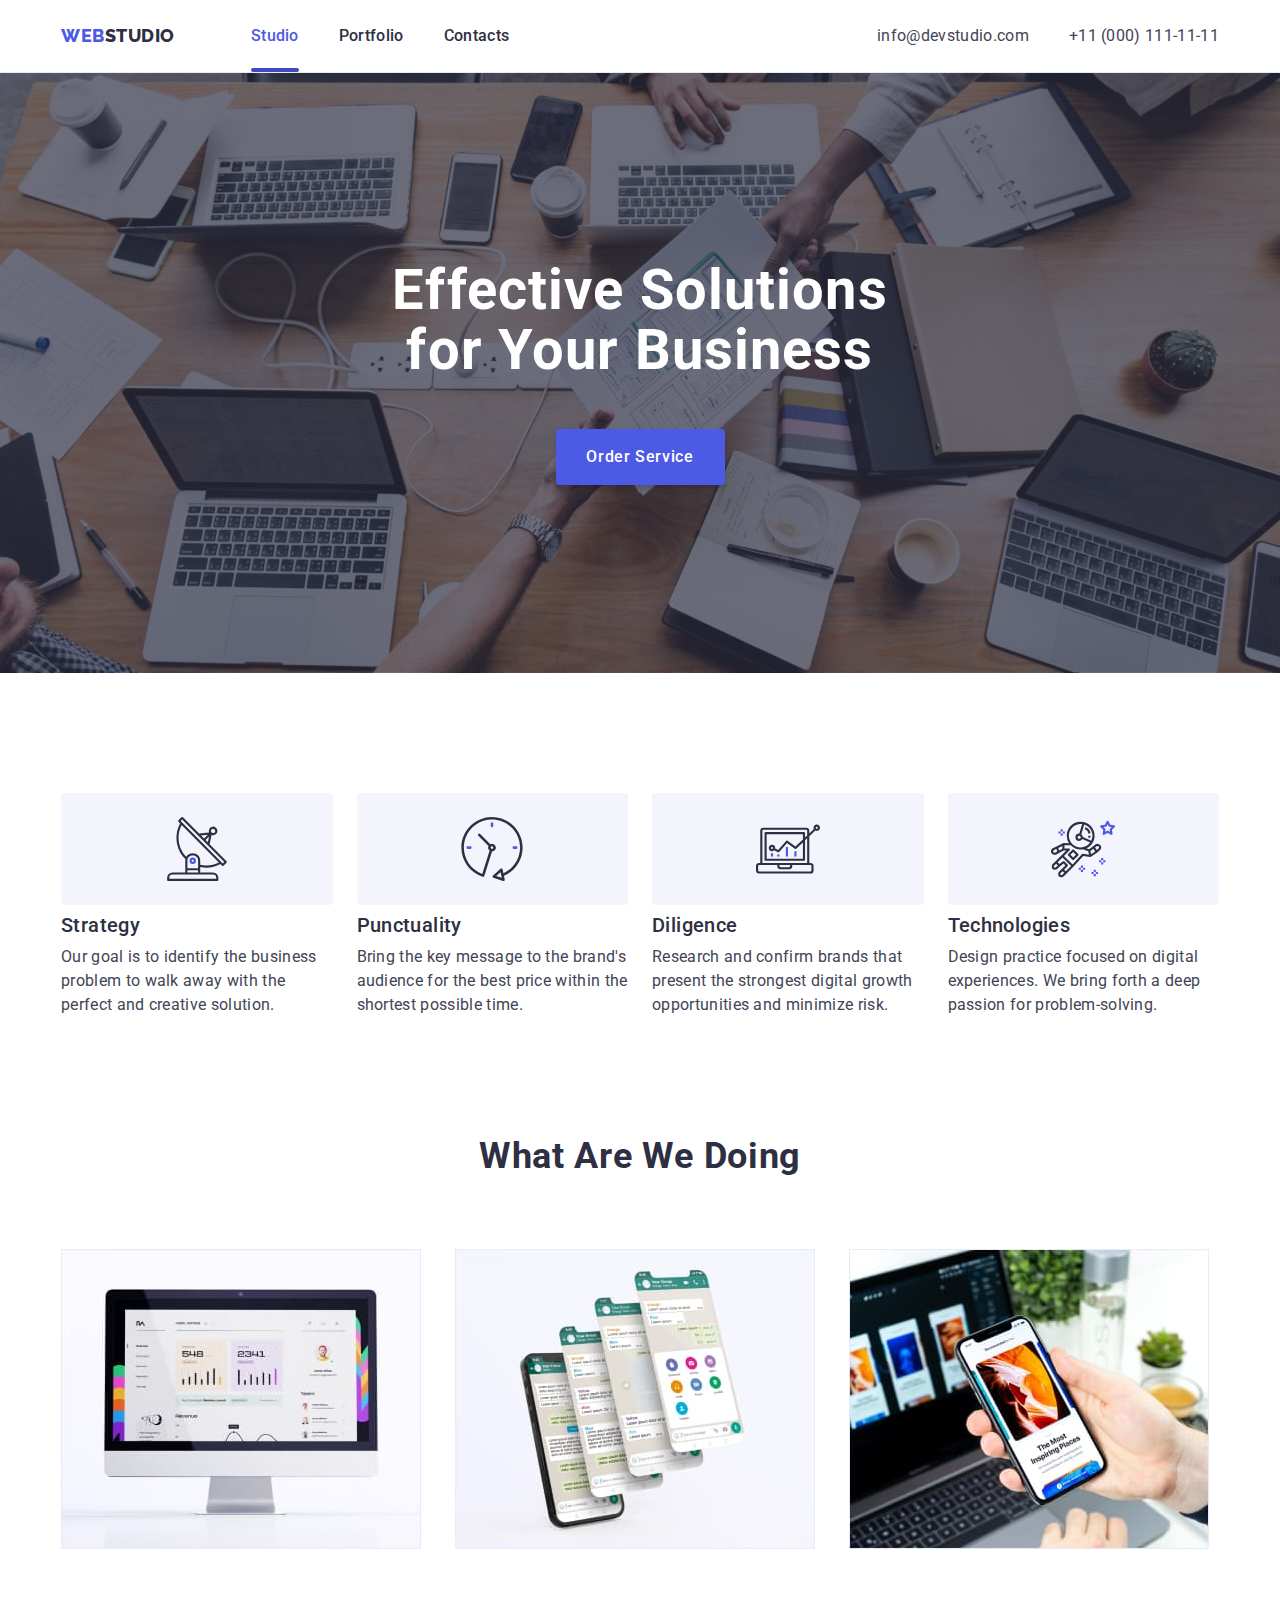
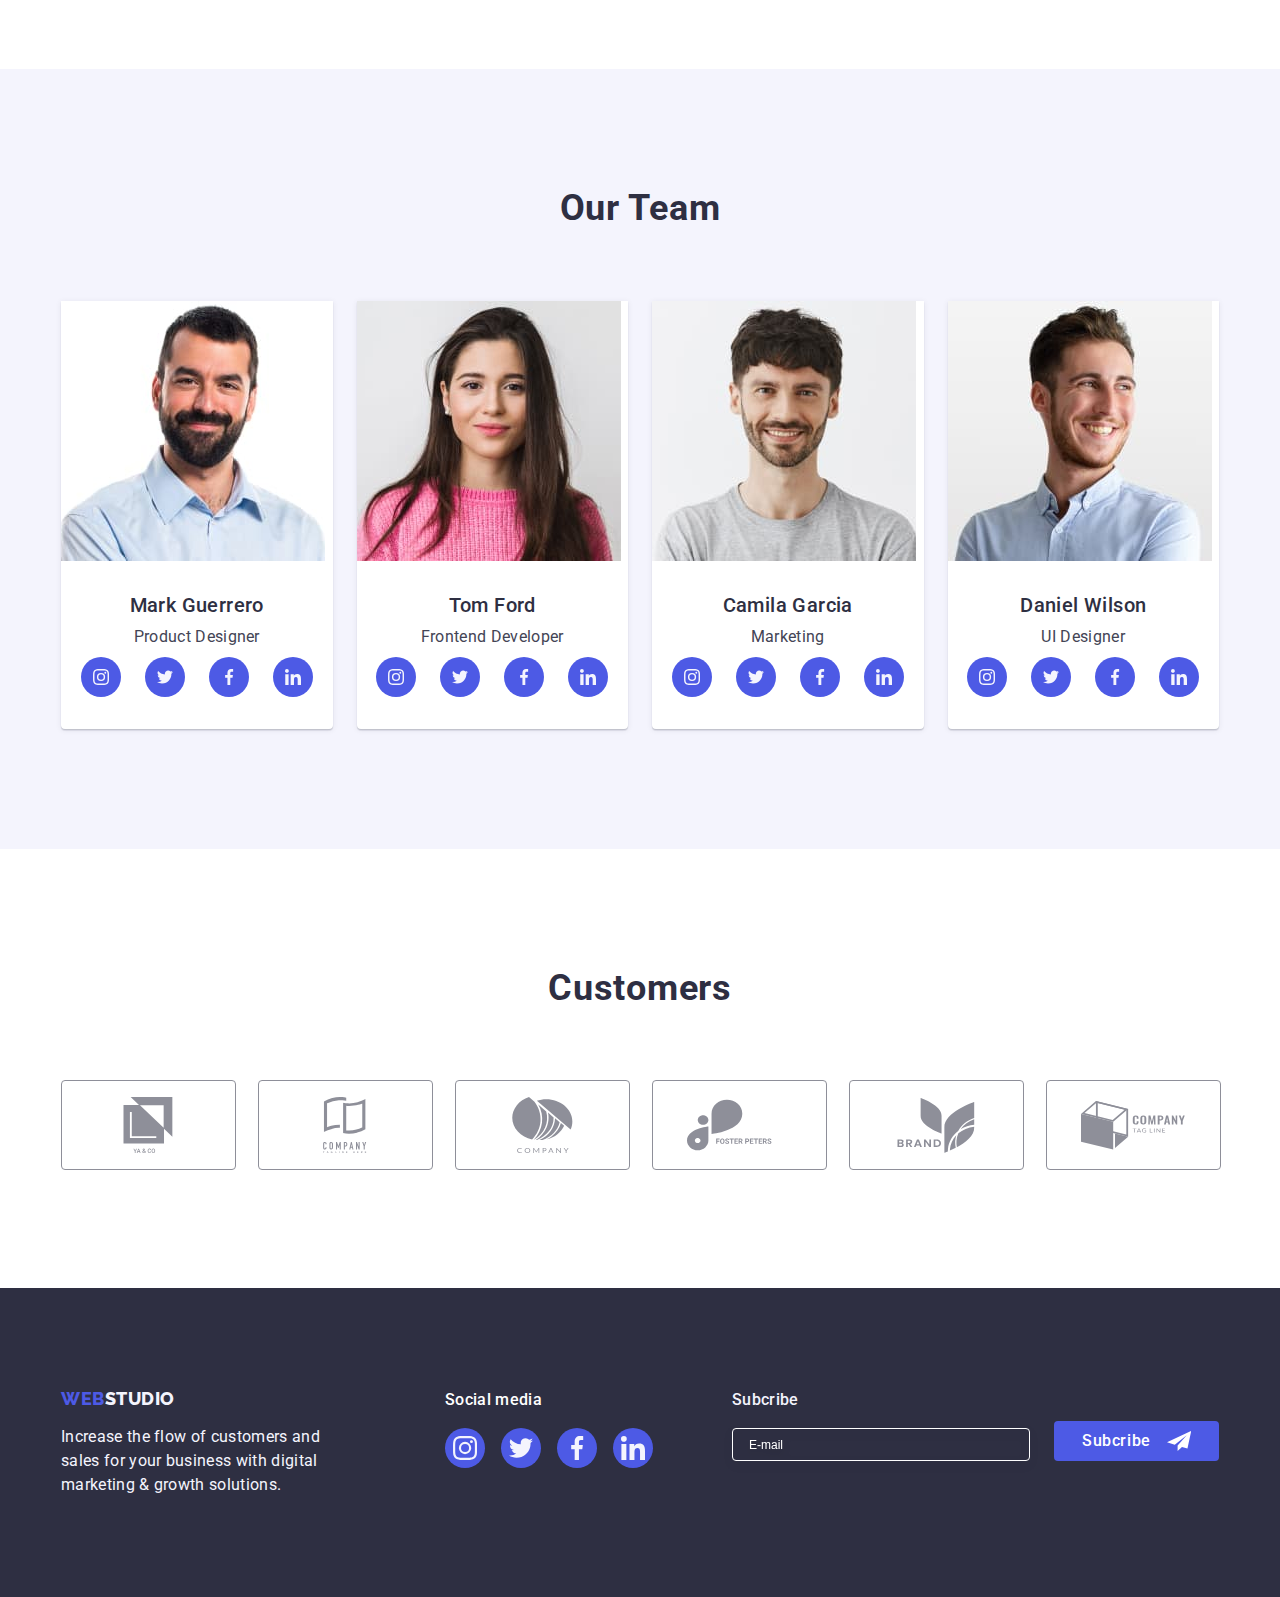
<file: index.html>
<!DOCTYPE html>
<html lang="en">
  <head>
    <meta charset="UTF-8" />
    <meta http-equiv="X-UA-Compatible" content="IE=edge" />
    <meta name="viewport" content="width=device-width, initial-scale=1.0" />
    <link rel="preconnect" href="https://fonts.googleapis.com" />
    <link rel="preconnect" href="https://fonts.gstatic.com" crossorigin />
    <link
      href="https://fonts.googleapis.com/css2?family=Raleway:ital,wght@0,800;1,800&family=Roboto:ital,wght@0,400;0,500;0,700;0,900;1,400;1,500;1,700;1,900&display=swap"
      rel="stylesheet"
    />
    <link
      rel="stylesheet"
      href="https://cdnjs.cloudflare.com/ajax/libs/modern-normalize/1.1.0/modern-normalize.min.css"
      integrity="sha512-wpPYUAdjBVSE4KJnH1VR1HeZfpl1ub8YT/NKx4PuQ5NmX2tKuGu6U/JRp5y+Y8XG2tV+wKQpNHVUX03MfMFn9Q=="
      crossorigin="anonymous"
      referrerpolicy="no-referrer"
    />
    <link rel="stylesheet" href="./css/styles.css" />
    <title>Studio</title>
  </head>
  <body>
    <header class="site-header">
      <div class="container">
        <nav class="header-navigation">
          <a class="logo header link" href="./index.html"
            >Web<span class="header-span">Studio</span></a
          >
          <ul class="menu list">
            <li class="menu-item">
              <a class="navigation link current" href="./index.html">Studio</a>
            </li>
            <li class="menu-item">
              <a class="navigation link" href="./portfolio.html">Portfolio</a>
            </li>
            <li class="menu-item">
              <a class="navigation link" href="#">Contacts</a>
            </li>
          </ul>
        </nav>
        <address class="address">
          <ul class="contacts list">
            <li class="contact-item">
              <a class="contact link" href="mailto:info@devstudio.com">info@devstudio.com</a>
            </li>
            <li class="contact-item">
              <a class="contact link" href="tel:+110001111111">+11 (000) 111-11-11</a>
            </li>
          </ul>
        </address>
      </div>
    </header>
    <main>
      <section class="order section">
        <div class="container">
          <h1 class="order-title">Effective Solutions for Your Business</h1>
          <button class="order-button" type="button" data-modal-open>Order Service</button>
        </div>
        <div class="modal is-hidden" data-modal>
          <div class="modal-window">
            <p class="modal-window-title">Leave your contacts and we will call you back</p>
            <form action="javascript:void(0);" class="order-form">
              <label class="order-name label">
                Name
                <input type="text" name="name" class="order-input-name input" autofocus />
                <span class="icon-name span-modal"
                  ><svg class="icon-modal" width="12" height="12">
                    <use href="./images/icons.svg#persona"></use></svg></span
              ></label>
              <label class="oreder-phone label">
                Phone
                <input type="tel" name="phone_number" class="order-input-phone input" /><span
                  class="icon-phone span-modal"
                  ><svg class="icon-modal" width="12" height="12">
                    <use href="./images/icons.svg#phone"></use></svg></span
              ></label>
              <label class="order-mail label">
                Email
                <input type="email" name="email" class="order-input-email input" /><span
                  class="icon-mail span-modal"
                  ><svg class="icon-modal" width="12" height="12">
                    <use href="./images/icons.svg#email"></use></svg></span
              ></label>
              <label class="order-comment label">
                Comment
                <textarea
                  name="comment"
                  class="order-input-comment input"
                  rows="6"
                  placeholder="Text input"
                ></textarea>
              </label>
              <label class="order-check">
                <input
                  type="checkbox"
                  name="accept"
                  value="done"
                  class="order-input-accept visually-hidden"
                />
                <span class="icon-check"></span>
                I accept the terms and conditions of the &nbsp;<a href="#">Privacy Policy</a>
              </label>
              <button type="submit" class="order-form-btn">Send</button>
            </form>
            <button class="modal-window-btn" type="button" data-modal-close>
              <svg class="order-close" width="8" height="8">
                <use href="./images/icons.svg#close"></use>
              </svg>
            </button>
          </div>
        </div>
      </section>
      <section class="our-feautures section">
        <div class="container">
          <h2 class="visually-hidden">Features</h2>
          <ul class="features list">
            <li class="feature">
              <div class="icon-background">
                <svg class="feature-icon" width="64" height="64">
                  <use href="./images/icons.svg#antenna"></use>
                </svg>
              </div>
              <h3 class="feature-title">Strategy</h3>
              <p class="feature-text">
                Our goal is to identify the business problem to walk away with the perfect and
                creative solution.
              </p>
            </li>
            <li class="feature">
              <div class="icon-background">
                <svg class="feature-icon" width="64" height="64">
                  <use href="./images/icons.svg#clock"></use>
                </svg>
              </div>
              <h3 class="feature-title">Punctuality</h3>
              <p class="feature-text">
                Bring the key message to the brand's audience for the best price within the shortest
                possible time.
              </p>
            </li>
            <li class="feature">
              <div class="icon-background">
                <svg class="feature-icon" width="64" height="64">
                  <use href="./images/icons.svg#diagram"></use>
                </svg>
              </div>
              <h3 class="feature-title">Diligence</h3>
              <p class="feature-text">
                Research and confirm brands that present the strongest digital growth opportunities
                and minimize risk.
              </p>
            </li>
            <li class="feature">
              <div class="icon-background">
                <svg class="feature-icon" width="64" height="64">
                  <use href="./images/icons.svg#astronaut"></use>
                </svg>
              </div>
              <h3 class="feature-title">Technologies</h3>
              <p class="feature-text">
                Design practice focused on digital experiences. We bring forth a deep passion for
                problem-solving.
              </p>
            </li>
          </ul>
        </div>
      </section>
      <section class="our-job section">
        <div class="container">
          <h2 class="our-job-title">What are we doing</h2>
          <ul class="jobs list">
            <li class="job">
              <img
                src="./images/job1.jpg"
                alt="monoblock on which the site is open"
                class="job-img"
                width="360"
              />
            </li>
            <li class="job">
              <img
                src="./images/job2.jpg"
                alt="messenger on smartphone"
                class="job-img"
                width="360"
              />
            </li>
            <li class="job">
              <img
                src="./images/job3.jpg"
                alt="Laptop and smartphone in hand"
                class="job-img"
                width="360"
              />
            </li>
          </ul>
        </div>
      </section>
      <section class="our-team section">
        <div class="container">
          <h2 class="our-team-title">Our Team</h2>
          <ul class="all-team list">
            <li class="team-member">
              <img
                src="./images/team1.jpg"
                alt="smiling man in a blue shirt"
                class="team-member-photo"
                width="264"
              />
              <div class="text-container">
                <h3 class="team-member-vacation">Mark Guerrero</h3>
                <p class="team-member-name">Product Designer</p>
                <ul class="team-member-social list">
                  <li class="team-member-social-item">
                    <a href="https://instagram.com" class="team-member-social-link link">
                      <svg class="social-link-icon" width="16" height="16">
                        <use href="./images/icons.svg#instagram"></use>
                      </svg>
                    </a>
                  </li>
                  <li class="team-member-social-item">
                    <a href="https://twitter.com" class="team-member-social-link link">
                      <svg class="social-link-icon" width="16" height="16">
                        <use href="./images/icons.svg#twitter"></use>
                      </svg>
                    </a>
                  </li>
                  <li class="team-member-social-item">
                    <a href="https://facebook.com" class="team-member-social-link link">
                      <svg class="social-link-icon" width="16" height="16">
                        <use href="./images/icons.svg#facebook"></use>
                      </svg>
                    </a>
                  </li>
                  <li class="team-member-social-item">
                    <a href="https://linkedin.com" class="team-member-social-link link">
                      <svg class="social-link-icon" width="16" height="16">
                        <use href="./images/icons.svg#linkedin"></use>
                      </svg>
                    </a>
                  </li>
                </ul>
              </div>
            </li>
            <li class="team-member">
              <img
                src="./images/team2.jpg"
                alt="girl with dark long hair in a pink sweater"
                class="team-member-photo"
                width="264"
              />
              <div class="text-container">
                <h3 class="team-member-vacation">Tom Ford</h3>
                <p class="team-member-name">Frontend Developer</p>
                <ul class="team-member-social list">
                  <li class="team-member-social-item">
                    <a href="https://instagram.com" class="team-member-social-link link">
                      <svg class="social-link-icon" width="16" height="16">
                        <use href="./images/icons.svg#instagram"></use>
                      </svg>
                    </a>
                  </li>
                  <li class="team-member-social-item">
                    <a href="https://twitter.com" class="team-member-social-link link">
                      <svg class="social-link-icon" width="16" height="16">
                        <use href="./images/icons.svg#twitter"></use>
                      </svg>
                    </a>
                  </li>
                  <li class="team-member-social-item">
                    <a href="https://facebook.com" class="team-member-social-link link">
                      <svg class="social-link-icon" width="16" height="16">
                        <use href="./images/icons.svg#facebook"></use>
                      </svg>
                    </a>
                  </li>
                  <li class="team-member-social-item">
                    <a href="https://linkedin.com" class="team-member-social-link link">
                      <svg class="social-link-icon" width="16" height="16">
                        <use href="./images/icons.svg#linkedin"></use>
                      </svg>
                    </a>
                  </li>
                </ul>
              </div>
            </li>
            <li class="team-member">
              <img
                src="./images/team3.jpg"
                alt="A man with dark hair and a gray T-shirt"
                class="team-member-photo"
                width="264"
              />
              <div class="text-container">
                <h3 class="team-member-vacation">Camila Garcia</h3>
                <p class="team-member-name">Marketing</p>
                <ul class="team-member-social list">
                  <li class="team-member-social-item">
                    <a href="https://instagram.com" class="team-member-social-link link">
                      <svg class="social-link-icon" width="16" height="16">
                        <use href="./images/icons.svg#instagram"></use>
                      </svg>
                    </a>
                  </li>
                  <li class="team-member-social-item">
                    <a href="https://twitter.com" class="team-member-social-link link">
                      <svg class="social-link-icon" width="16" height="16">
                        <use href="./images/icons.svg#twitter"></use>
                      </svg>
                    </a>
                  </li>
                  <li class="team-member-social-item">
                    <a href="https://facebook.com" class="team-member-social-link link">
                      <svg class="social-link-icon" width="16" height="16">
                        <use href="./images/icons.svg#facebook"></use>
                      </svg>
                    </a>
                  </li>
                  <li class="team-member-social-item">
                    <a href="https://linkedin.com" class="team-member-social-link link">
                      <svg class="social-link-icon" width="16" height="16">
                        <use href="./images/icons.svg#linkedin"></use>
                      </svg>
                    </a>
                  </li>
                </ul>
              </div>
            </li>
            <li class="team-member">
              <img
                src="./images/team4.jpg"
                alt="A man with dark hair and a beard in a blue shirt"
                class="team-member-photo"
                width="264"
              />
              <div class="text-container">
                <h3 class="team-member-vacation">Daniel Wilson</h3>
                <p class="team-member-name">UI Designer</p>
                <ul class="team-member-social list">
                  <li class="team-member-social-item">
                    <a href="https://instagram.com" class="team-member-social-link link">
                      <svg class="social-link-icon" width="16" height="16">
                        <use href="./images/icons.svg#instagram"></use>
                      </svg>
                    </a>
                  </li>
                  <li class="team-member-social-item">
                    <a href="https://twitter.com" class="team-member-social-link link">
                      <svg class="social-link-icon" width="16" height="16">
                        <use href="./images/icons.svg#twitter"></use>
                      </svg>
                    </a>
                  </li>
                  <li class="team-member-social-item">
                    <a href="https://facebook.com" class="team-member-social-link link">
                      <svg class="social-link-icon" width="16" height="16">
                        <use href="./images/icons.svg#facebook"></use>
                      </svg>
                    </a>
                  </li>
                  <li class="team-member-social-item">
                    <a href="https://linkedin.com" class="team-member-social-link link">
                      <svg class="social-link-icon" width="16" height="16">
                        <use href="./images/icons.svg#linkedin"></use>
                      </svg>
                    </a>
                  </li>
                </ul>
              </div>
            </li>
          </ul>
        </div>
      </section>
      <section class="customers section">
        <div class="container">
          <h2 class="customers-title">Customers</h2>
          <ul class="customers-list list">
            <li class="customers-item">
              <a href="" class="customers-link link">
                <svg class="customers-icon" width="104" height="56">
                  <use href="./images/icons.svg#company1"></use>
                </svg>
              </a>
            </li>
            <li class="customers-item">
              <a href="" class="customers-link link">
                <svg class="customers-icon" width="104" height="56">
                  <use href="./images/icons.svg#company2"></use>
                </svg>
              </a>
            </li>
            <li class="customers-item">
              <a href="" class="customers-link link">
                <svg class="customers-icon" width="104" height="56">
                  <use href="./images/icons.svg#company3"></use>
                </svg>
              </a>
            </li>
            <li class="customers-item">
              <a href="" class="customers-link link">
                <svg class="customers-icon" width="104" height="56">
                  <use href="./images/icons.svg#company4"></use>
                </svg>
              </a>
            </li>
            <li class="customers-item">
              <a href="" class="customers-link link">
                <svg class="customers-icon" width="104" height="56">
                  <use href="./images/icons.svg#company5"></use>
                </svg>
              </a>
            </li>
            <li class="customers-item">
              <a href="" class="customers-link link">
                <svg class="customers-icon" width="104" height="56">
                  <use href="./images/icons.svg#company6"></use>
                </svg>
              </a>
            </li>
          </ul>
        </div>
      </section>
    </main>
    <footer class="site-footer">
      <div class="container footer-content">
        <div class="logo-container">
          <a class="logo footer link" href="./index.html"
            >Web<span class="footer-span">Studio</span></a
          >
          <p class="footer-text">
            Increase the flow of customers and sales for your business with digital marketing &
            growth solutions.
          </p>
        </div>
        <div class="social-container">
          <p class="social-text">Social media</p>
          <ul class="social-footer list">
            <li class="social-footer-item">
              <a href="https://instagram.com" class="social-footer-link link">
                <svg class="social-footer-icon" width="24" height="24">
                  <use href="./images/icons.svg#instagram"></use>
                </svg>
              </a>
            </li>
            <li class="social-footer-item">
              <a href="https://twitter.com" class="social-footer-link link">
                <svg class="social-footer-icon" width="24" height="24">
                  <use href="./images/icons.svg#twitter"></use>
                </svg>
              </a>
            </li>
            <li class="social-footer-item">
              <a href="https://facebook.com" class="social-footer-link link">
                <svg class="social-footer-icon" width="24" height="24">
                  <use href="./images/icons.svg#facebook"></use>
                </svg>
              </a>
            </li>
            <li class="social-footer-item">
              <a href="https://linkedin.com" class="social-footer-link link">
                <svg class="social-footer-icon" width="24" height="24">
                  <use href="./images/icons.svg#linkedin"></use>
                </svg>
              </a>
            </li>
          </ul>
        </div>
        <form action="javascript:void(0);" class="footer-send-form">
          <label class="footer-send">
            <p class="footer-send-text">Subcribe</p>
            <input type="email" name="email" placeholder="E-mail" class="footer-input-email" />
          </label>
          <button type="submit" class="footer-send-btn">
            Subcribe
            <svg class="footer-send-icon" width="24" height="24">
              <use href="./images/icons.svg#send"></use>
            </svg>
          </button>
        </form>
      </div>
    </footer>
    <script src="./js/modal.js"></script>
  </body>
</html>
</file>
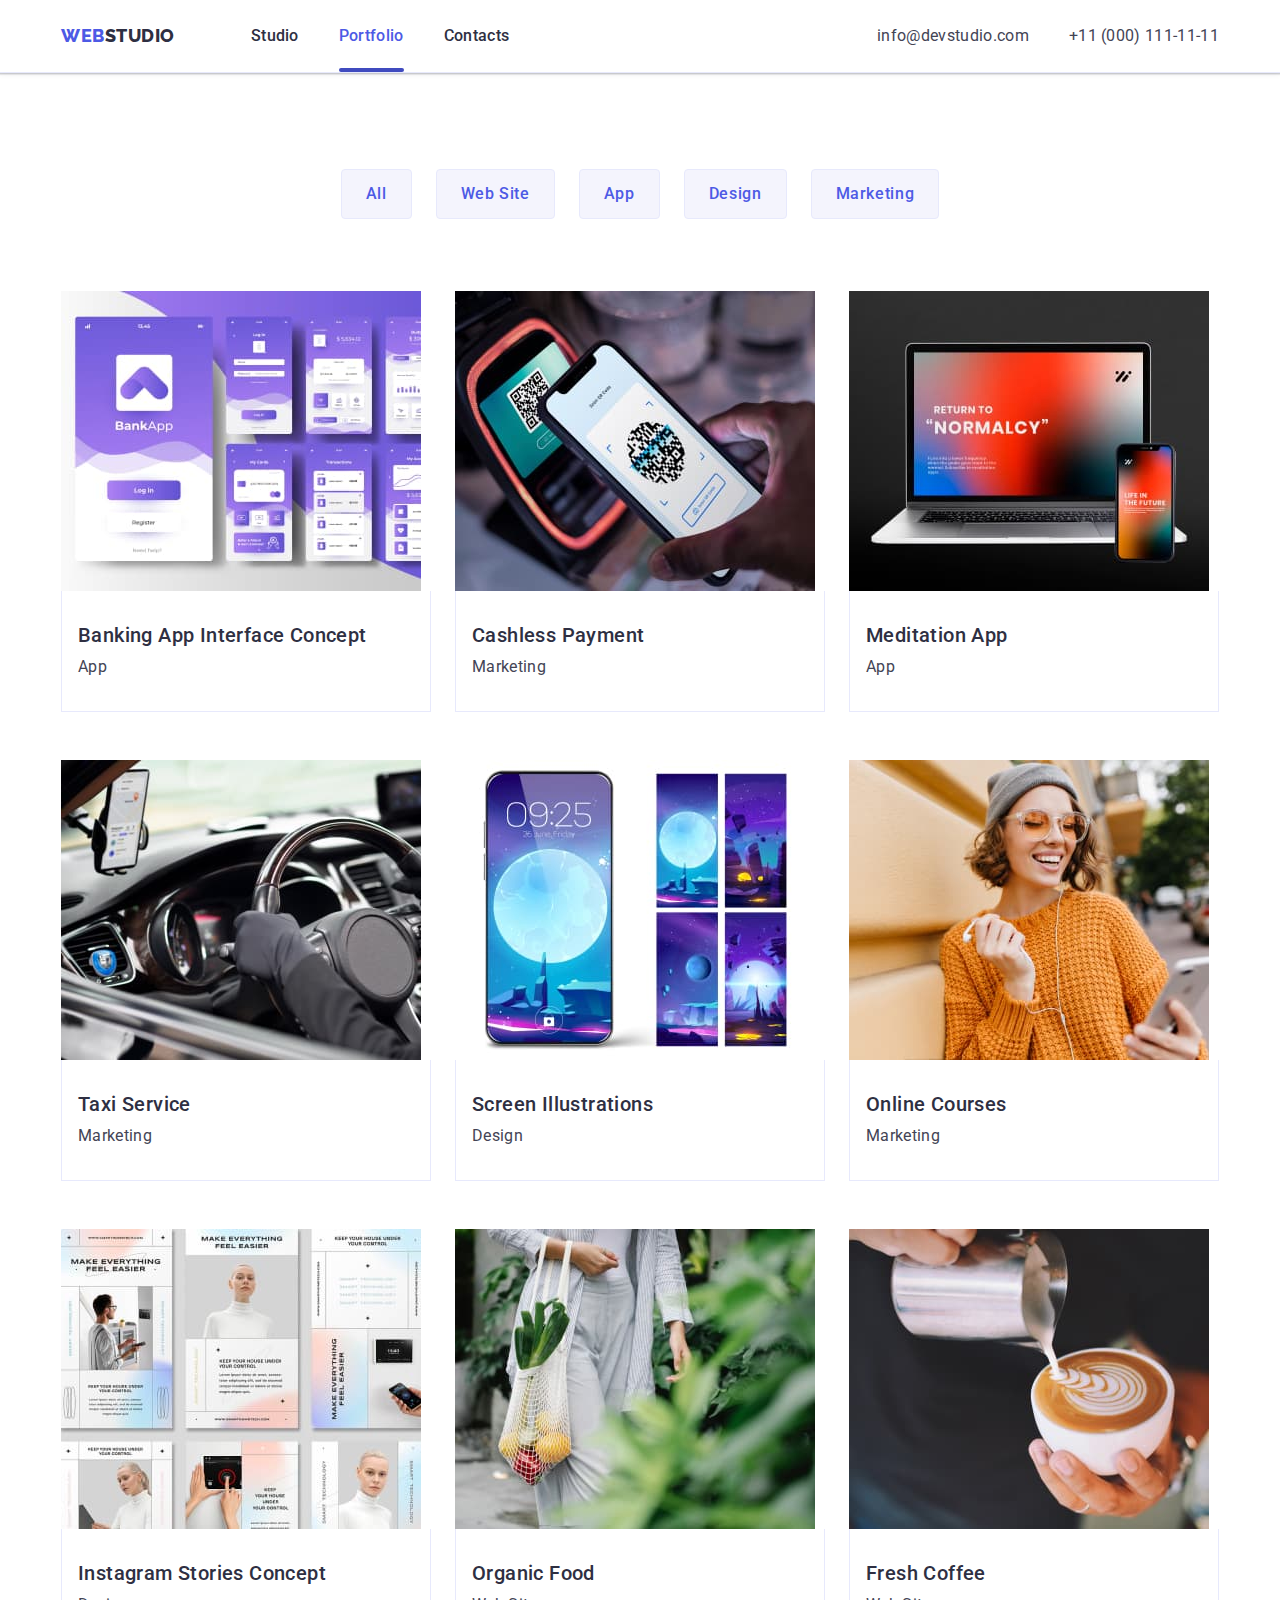
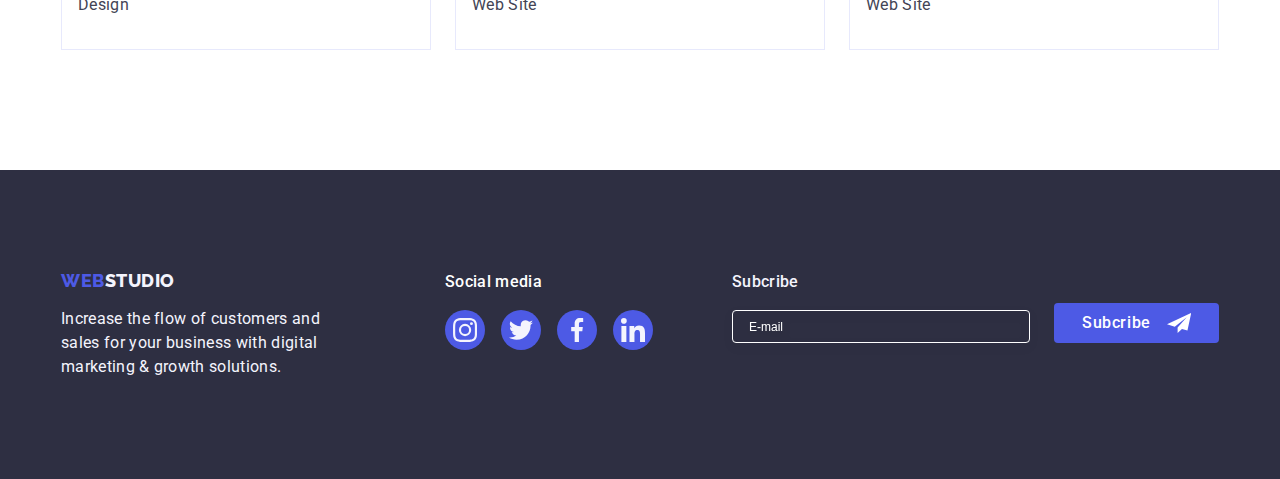
<file: portfolio.html>
<!DOCTYPE html>
<html lang="en">
  <head>
    <meta charset="UTF-8" />
    <meta http-equiv="X-UA-Compatible" content="IE=edge" />
    <meta name="viewport" content="width=device-width, initial-scale=1.0" />
    <link rel="preconnect" href="https://fonts.googleapis.com" />
    <link rel="preconnect" href="https://fonts.gstatic.com" crossorigin />
    <link
      href="https://fonts.googleapis.com/css2?family=Raleway:ital,wght@0,800;1,800&family=Roboto:ital,wght@0,400;0,500;0,700;0,900;1,400;1,500;1,700;1,900&display=swap"
      rel="stylesheet"
    />
    <link
      rel="stylesheet"
      href="https://cdnjs.cloudflare.com/ajax/libs/modern-normalize/1.1.0/modern-normalize.min.css"
      integrity="sha512-wpPYUAdjBVSE4KJnH1VR1HeZfpl1ub8YT/NKx4PuQ5NmX2tKuGu6U/JRp5y+Y8XG2tV+wKQpNHVUX03MfMFn9Q=="
      crossorigin="anonymous"
      referrerpolicy="no-referrer"
    />
    <link rel="stylesheet" href="./css/styles.css" />
    <title>Portfolio</title>
  </head>
  <body>
    <header class="site-header">
      <div class="container">
        <nav class="header-navigation">
          <a class="logo header link" href="./index.html"
            >Web<span class="header-span">Studio</span></a
          >
          <ul class="menu list">
            <li class="menu-item">
              <a class="navigation link" href="./index.html">Studio</a>
            </li>
            <li class="menu-item">
              <a class="navigation link current" href="./portfolio.html">Portfolio</a>
            </li>
            <li class="menu-item">
              <a class="navigation link" href="#">Contacts</a>
            </li>
          </ul>
        </nav>
        <address class="address">
          <ul class="contacts list">
            <li class="contact-item">
              <a class="contact link" href="mailto:info@devstudio.com">info@devstudio.com</a>
            </li>
            <li class="contact-item">
              <a class="contact link" href="tel:+110001111111">+11 (000) 111-11-11</a>
            </li>
          </ul>
        </address>
      </div>
    </header>
    <main>
      <section class="our-projects section">
        <div class="container">
          <h1 class="visually-hidden">Portfolio</h1>
          <ul class="filters list">
            <li class="filter">
              <button type="button" class="filter-button">All</button>
            </li>
            <li class="filter">
              <button type="button" class="filter-button">Web Site</button>
            </li>
            <li class="filter">
              <button type="button" class="filter-button">App</button>
            </li>
            <li class="filter">
              <button type="button" class="filter-button">Design</button>
            </li>
            <li class="filter">
              <button type="button" class="filter-button">Marketing</button>
            </li>
          </ul>
          <ul class="projects list">
            <li class="project">
              <a class="project-active link" href="">
                <div class="project-thumb">
                  <img
                    src="./images/project1.jpg"
                    alt="violet iterface bankig app"
                    class="project-image"
                    width="360"
                  />
                  <div class="project-overlay">
                    <p class="project-overlay-text">
                      14 Stylish and User-Friendly App Design Concepts · Task Manager App · Calorie
                      Tracker App · Exotic Fruit Ecommerce App · Cloud Storage App
                    </p>
                  </div>
                </div>
                <div class="text-container bordered">
                  <h2 class="project-title">Banking App Interface Concept</h2>
                  <p class="project-name">App</p>
                </div>
              </a>
            </li>
            <li class="project">
              <a class="project-active link" href="">
                <div class="project-thumb">
                  <img
                    src="./images/project2.jpg"
                    alt="qr code scanner on smartphone"
                    class="project-image"
                    width="360"
                  />
                  <div class="project-overlay">
                    <p class="project-overlay-text">
                      14 Stylish and User-Friendly App Design Concepts · Task Manager App · Calorie
                      Tracker App · Exotic Fruit Ecommerce App · Cloud Storage App
                    </p>
                  </div>
                </div>
                <div class="text-container bordered">
                  <h2 class="project-title">Cashless Payment</h2>
                  <p class="project-name">Marketing</p>
                </div>
              </a>
            </li>
            <li class="project">
              <a class="project-active link" href="">
                <div class="project-thumb">
                  <img
                    src="./images/project3.jpg"
                    alt="smartphone and laptop with an inscription on the screen Return to normalcy"
                    class="project-image"
                    width="360"
                  />
                  <div class="project-overlay">
                    <p class="project-overlay-text">
                      14 Stylish and User-Friendly App Design Concepts · Task Manager App · Calorie
                      Tracker App · Exotic Fruit Ecommerce App · Cloud Storage App
                    </p>
                  </div>
                </div>
                <div class="text-container bordered">
                  <h2 class="project-title">Meditation App</h2>
                  <p class="project-name">App</p>
                </div>
              </a>
            </li>
            <li class="project">
              <a class="project-active link" href="">
                <div class="project-thumb">
                  <img
                    src="./images/project4.jpg"
                    alt="a man driving a car with a navigator on his smartphone"
                    class="project-image"
                    width="360"
                  />
                  <div class="project-overlay">
                    <p class="project-overlay-text">
                      14 Stylish and User-Friendly App Design Concepts · Task Manager App · Calorie
                      Tracker App · Exotic Fruit Ecommerce App · Cloud Storage App
                    </p>
                  </div>
                </div>
                <div class="text-container bordered">
                  <h2 class="project-title">Taxi Service</h2>
                  <p class="project-name">Marketing</p>
                </div>
              </a>
            </li>
            <li class="project">
              <a class="project-active link" href="">
                <div class="project-thumb">
                  <img
                    src="./images/project5.jpg"
                    alt="space theme on your smartphone"
                    class="project-image"
                    width="360"
                  />
                  <div class="project-overlay">
                    <p class="project-overlay-text">
                      14 Stylish and User-Friendly App Design Concepts · Task Manager App · Calorie
                      Tracker App · Exotic Fruit Ecommerce App · Cloud Storage App
                    </p>
                  </div>
                </div>
                <div class="text-container bordered">
                  <h2 class="project-title">Screen Illustrations</h2>
                  <p class="project-name">Design</p>
                </div>
              </a>
            </li>
            <li class="project">
              <a class="project-active link" href="">
                <div class="project-thumb">
                  <img
                    src="./images/project6.jpg"
                    alt="a woman wearing headphones listening to something on her smartphone"
                    class="project-image"
                    width="360"
                  />
                  <div class="project-overlay">
                    <p class="project-overlay-text">
                      14 Stylish and User-Friendly App Design Concepts · Task Manager App · Calorie
                      Tracker App · Exotic Fruit Ecommerce App · Cloud Storage App
                    </p>
                  </div>
                </div>
                <div class="text-container bordered">
                  <h2 class="project-title">Online Courses</h2>
                  <p class="project-name">Marketing</p>
                </div>
              </a>
            </li>
            <li class="project">
              <a class="project-active link" href="">
                <div class="project-thumb">
                  <img
                    src="./images/project7.jpg"
                    alt="remote machine control"
                    class="project-image"
                    width="360"
                  />
                  <div class="project-overlay">
                    <p class="project-overlay-text">
                      14 Stylish and User-Friendly App Design Concepts · Task Manager App · Calorie
                      Tracker App · Exotic Fruit Ecommerce App · Cloud Storage App
                    </p>
                  </div>
                </div>
                <div class="text-container bordered">
                  <h2 class="project-title">Instagram Stories Concept</h2>
                  <p class="project-name">Design</p>
                </div>
              </a>
            </li>
            <li class="project">
              <a class="project-active link" href="">
                <div class="project-thumb">
                  <img
                    src="./images/project8.jpg"
                    alt="woman with fruit in her bag"
                    class="project-image"
                    width="360"
                  />
                  <div class="project-overlay">
                    <p class="project-overlay-text">
                      14 Stylish and User-Friendly App Design Concepts · Task Manager App · Calorie
                      Tracker App · Exotic Fruit Ecommerce App · Cloud Storage App
                    </p>
                  </div>
                </div>
                <div class="text-container bordered">
                  <h2 class="project-title">Organic Food</h2>
                  <p class="project-name">Web Site</p>
                </div>
              </a>
            </li>
            <li class="project">
              <a class="project-active link" href="">
                <div class="project-thumb">
                  <img
                    src="./images/project9.jpg"
                    alt="barista makes coffee"
                    class="project-image"
                    width="360"
                  />
                  <div class="project-overlay">
                    <p class="project-overlay-text">
                      14 Stylish and User-Friendly App Design Concepts · Task Manager App · Calorie
                      Tracker App · Exotic Fruit Ecommerce App · Cloud Storage App
                    </p>
                  </div>
                </div>
                <div class="text-container bordered">
                  <h2 class="project-title">Fresh Coffee</h2>
                  <p class="project-name">Web Site</p>
                </div>
              </a>
            </li>
          </ul>
        </div>
      </section>
    </main>
    <footer class="site-footer">
      <div class="container footer-content">
        <div class="logo-container">
          <a class="logo footer link" href="./index.html"
            >Web<span class="footer-span">Studio</span></a
          >
          <p class="footer-text">
            Increase the flow of customers and sales for your business with digital marketing &
            growth solutions.
          </p>
        </div>
        <div class="social-container">
          <p class="social-text">Social media</p>
          <ul class="social-footer list">
            <li class="social-footer-item">
              <a href="https://instagram.com" class="social-footer-link link">
                <svg class="social-footer-icon" width="24" height="24">
                  <use href="./images/icons.svg#instagram"></use>
                </svg>
              </a>
            </li>
            <li class="social-footer-item">
              <a href="https://twitter.com" class="social-footer-link link">
                <svg class="social-footer-icon" width="24" height="24">
                  <use href="./images/icons.svg#twitter"></use>
                </svg>
              </a>
            </li>
            <li class="social-footer-item">
              <a href="https://facebook.com" class="social-footer-link link">
                <svg class="social-footer-icon" width="24" height="24">
                  <use href="./images/icons.svg#facebook"></use>
                </svg>
              </a>
            </li>
            <li class="social-footer-item">
              <a href="https://linkedin.com" class="social-footer-link link">
                <svg class="social-footer-icon" width="24" height="24">
                  <use href="./images/icons.svg#linkedin"></use>
                </svg>
              </a>
            </li>
          </ul>
        </div>
        <form action="javascript:void(0);" class="footer-send-form">
          <label class="footer-send">
            <p class="footer-send-text">Subcribe</p>
            <input type="email" name="email" placeholder="E-mail" class="footer-input-email" />
          </label>
          <button type="submit" class="footer-send-btn">
            Subcribe
            <svg class="footer-send-icon" width="24" height="24">
              <use href="./images/icons.svg#send"></use>
            </svg>
          </button>
        </form>
      </div>
    </footer>
  </body>
</html>
</file>
<file: css/styles.css>
:root {
  --brand-color: rgba(77, 90, 229, 1);
  --pressed-state: rgba(64, 75, 191, 1);
  --dark: rgba(46, 47, 66, 1);
  --text: rgba(67, 68, 85, 1);
  --subtle-text: rgba(142, 143, 153, 1);
  --accent: rgba(231, 233, 252, 1);
  --light: rgba(244, 244, 253, 1);
  --white-background: rgba(255, 255, 255, 1);
  --hero-background: rgba(46, 47, 66, 0.7);
  --success: rgba(49, 208, 170, 1);
  --modal-background: rgba(252, 252, 252, 1);
  --modal-overlay: rgba(46, 47, 66, 0.4);
}

body {
  font-family: 'Roboto', sans-serif;
  font-style: normal;
  font-weight: 400;
  font-size: 16px;
  line-height: 1.5;
  letter-spacing: 0.02em;
  color: var(--text);
  background-color: var(--white-background);
  margin: 0;
}

h1,
h2,
h3,
h4,
h5,
h6,
ul,
ol,
p {
  margin: 0;
  padding: 0;
}

img {
  display: block;
  max-width: 100%;
  height: auto;
}

button {
  cursor: pointer;
  border: none;
  border-radius: 4px;
}

.container {
  width: 1158px;
  margin: 0 auto;
  padding: 0 15px;
}

.section {
  padding: 120px 0;
  margin: 0 auto;
}

.text-container {
  padding: 32px 0;
}

.visually-hidden {
  position: absolute;
  width: 1px;
  height: 1px;
  margin: -1px;
  border: 0;
  padding: 0;

  white-space: nowrap;
  clip-path: inset(100%);
  clip: rect(0 0 0 0);
  overflow: hidden;
}

.list {
  list-style: none;
}

.link {
  text-decoration: none;
}

.site-header {
  border-bottom: solid 1px var(--accent);
  box-shadow: 0px 2px 1px rgba(46, 47, 66, 0.08), 0px 1px 1px rgba(46, 47, 66, 0.16),
    0px 1px 6px rgba(46, 47, 66, 0.08);
  /*justify-content: space-between;*/
}

.site-header > .container {
  display: flex;
  align-items: center;
}

.header-navigation {
  display: flex;
  align-items: center;
  margin-right: auto;
}

.menu {
  display: flex;
  gap: 40px;
}

.contacts {
  display: flex;
  gap: 40px;
}

.logo {
  font-family: 'Raleway', sans-serif;
  font-style: normal;
  font-weight: 800;
  font-size: 18px;
  line-height: 1.17;
  letter-spacing: 0.03em;
  text-transform: uppercase;
  color: var(--brand-color);
  margin-right: 76px;
}

.header-span {
  color: var(--dark);
}

.menu-item {
  position: relative;
}

.navigation {
  font-family: 'Roboto', sans-serif;
  font-style: normal;
  font-weight: 500;
  font-size: 16px;
  line-height: 1.5;
  letter-spacing: 0.02em;
  color: var(--dark);
  display: block;
  padding: 24px 0;
  transition: color 250ms cubic-bezier(0.4, 0, 0.2, 1);
}

.address {
  font-style: normal;
  margin-left: auto;
}

.contact {
  font-family: 'Roboto', sans-serif;
  font-style: normal;
  font-weight: 400;
  font-size: 16px;
  line-height: 1.5;
  letter-spacing: 0.02em;
  color: var(--text);
  transition: color 250ms cubic-bezier(0.4, 0, 0.2, 1);
}

.current {
  position: relative;
  color: var(--brand-color);
}

.current::after {
  display: block;
  content: '';
  width: 100%;
  height: 4px;
  background-color: var(--pressed-state);
  border-radius: 2px;
  bottom: 0px;
  position: absolute;
}

.navigation:hover,
.navigation:focus,
.contact:hover,
.contact:focus {
  color: var(--pressed-state);
}

.order {
  background-color: var(--dark);
  background-image: linear-gradient(var(--hero-background), var(--hero-background)),
    url('../images/people-office.jpg');
  max-width: 1440px;
  background-repeat: no-repeat;
  background-position: center;
  background-size: cover;
  padding: 188px 0;
}

.order-title {
  max-width: 496px;
  font-weight: 700;
  font-size: 56px;
  line-height: 1.07;
  letter-spacing: 0.02em;
  color: var(--white-background);
  margin: 0 auto 48px;
  text-align: center;
}

.order-button {
  min-width: 169px;
  height: 56px;
  background-color: var(--brand-color);
  box-shadow: 0px 4px 4px rgba(0, 0, 0, 0.15);
  border: none;
  border-radius: 4px;
  font-family: 'Roboto', sans-serif;
  font-style: normal;
  font-weight: 500;
  font-size: 16px;
  line-height: 1.5;
  letter-spacing: 0.04em;
  color: var(--white-background);
  cursor: pointer;
  display: block;
  margin: 0 auto;
  transition: background-color 250ms cubic-bezier(0.4, 0, 0.2, 1);
}

.order-button:hover,
.order-button:focus {
  background-color: var(--pressed-state);
}

.features {
  display: flex;
  gap: 24px;
}

.feature {
  flex-basis: calc((100% - 72px) / 4);
}

.feature-title {
  font-weight: 500;
  font-size: 20px;
  line-height: 1.2;
  letter-spacing: 0.02em;
  color: var(--dark);
  margin-bottom: 8px;
}

.our-job {
  padding-top: 0;
}

.jobs {
  display: flex;
  gap: 24px;
}

.job {
  flex-basis: calc((100% - 48px) / 3);
  border-radius: 0px 0px 4px 4px;
}

.our-job-title {
  font-weight: 700;
  font-size: 36px;
  line-height: 1.11;
  letter-spacing: 0.02em;
  text-transform: capitalize;
  color: var(--dark);
  text-align: center;
  margin-bottom: 72px;
}

.our-team {
  background-color: var(--light);
}

.our-team-title {
  font-weight: 700;
  font-size: 36px;
  line-height: 1.11;
  letter-spacing: 0.02em;
  text-transform: capitalize;
  color: var(--dark);
  text-align: center;
  margin-bottom: 72px;
}

.all-team {
  display: flex;
  gap: 24px;
}

.team-member {
  flex-basis: calc((100% - 72px) / 4);
  background-color: var(--white-background);
  border-radius: 0px 0px 4px 4px;
  box-shadow: 0px 1px 6px rgba(46, 47, 66, 0.08), 0px 1px 1px rgba(46, 47, 66, 0.16),
    0px 2px 1px rgba(46, 47, 66, 0.08);
  text-align: center;
}

.team-member-vacation {
  font-weight: 500;
  font-size: 20px;
  line-height: 1.2;
  letter-spacing: 0.02em;
  color: var(--dark);
  margin-bottom: 8px;
}

.site-footer {
  background-color: var(--dark);
  color: var(--light);
  padding: 100px 0;
}

.footer-content {
  display: flex;
  align-items: baseline;
}

.logo-container {
  margin-right: 120px;
}

.footer-span {
  color: var(--light);
}

.footer {
  display: inline-block;
  margin-bottom: 16px;
}

.footer-text {
  max-width: 264px;
}
/*Style for page Portfolio*/

.our-projects {
  padding-top: 96px;
}

.filters {
  display: flex;
  gap: 24px;
  justify-content: center;
  margin-bottom: 72px;
}

.filter-button {
  background-color: var(--light);
  border: 1px solid var(--accent);
  border-radius: 4px;
  font: inherit;
  font-weight: 500;
  letter-spacing: 0.04em;
  color: var(--brand-color);
  padding: 12px 24px;
  cursor: pointer;
  transition: color 250ms cubic-bezier(0.4, 0, 0.2, 1),
    background-color 250ms cubic-bezier(0.4, 0, 0.2, 1), border 250ms cubic-bezier(0.4, 0, 0.2, 1),
    box-shadow 250ms cubic-bezier(0.4, 0, 0.2, 1);
}

.filter-button:hover,
.filter-button:focus {
  background-color: var(--pressed-state);
  color: var(--white-background);
  border: 1px solid transparent;
  box-shadow: 0px 3px 1px rgba(0, 0, 0, 0.1), 0px 2px 1px rgba(0, 0, 0, 0.08),
    0px 2px 2px rgba(0, 0, 0, 0.12);
}

.projects {
  display: flex;
  flex-wrap: wrap;
  row-gap: 48px;
  column-gap: 24px;
  justify-content: center;
}

.project {
  width: calc((100% - 48px) / 3);
}

.project-active {
  display: block;
  transition: box-shadow 250ms cubic-bezier(0.4, 0, 0.2, 1);
}

.project-active:hover,
.project-active:focus {
  box-shadow: 0px 1px 6px rgba(46, 47, 66, 0.08), 0px 1px 1px rgba(46, 47, 66, 0.16),
    0px 2px 1px rgba(46, 47, 66, 0.08);
}

.bordered {
  border: 1px solid var(--accent);
  border-top: none;
  padding-left: 16px;
}

.project-title {
  font-weight: 500;
  font-size: 20px;
  line-height: 1.2;
  letter-spacing: 0.02em;
  color: var(--dark);
  text-transform: capitalize;
  margin-bottom: 8px;
}

.project-name {
  font-family: 'Roboto', sans-serif;
  font-style: normal;
  font-weight: 400;
  font-size: 16px;
  line-height: 1.5;
  letter-spacing: 0.02em;
  color: var(--text);
}

.team-member-social {
  display: flex;
  justify-content: center;
  gap: 24px;
  margin-top: 8px;
}

.team-member-social-link {
  display: flex;
  align-items: center;
  justify-content: center;
  background-color: var(--brand-color);
  border-radius: 50%;
  width: 40px;
  height: 40px;
  transition: background-color 250ms cubic-bezier(0.4, 0, 0.2, 1);
}

.team-member-social-link:hover,
.team-member-social-link:focus {
  background-color: var(--pressed-state);
}

.social-link-icon {
  fill: var(--light);
}

/*features icon*/
.icon-background {
  display: flex;
  align-items: center;
  justify-content: center;
  height: 112px;
  background-color: var(--light);
  border-radius: 4px;
  margin-bottom: 8px;
}

/*customers section*/
.customers-title {
  font-weight: 700;
  font-size: 36px;
  line-height: 1.1;
  text-align: center;
  letter-spacing: 0.02em;
  text-transform: capitalize;
  color: var(--dark);
  margin-bottom: 72px;
}

.customers-list {
  display: flex;
  gap: 24px;
}

.customers-item {
  flex-basis: calc((100% - 120px) / 6);
  height: 88px;
}

.customers-link {
  display: flex;
  width: 100%;
  height: 100%;
  border: solid 1px var(--subtle-text);
  border-radius: 4px;
  align-items: center;
  justify-content: center;
  color: var(--subtle-text);
  transition: border-color 250ms cubic-bezier(0.4, 0, 0.2, 1),
    color 250ms cubic-bezier(0.4, 0, 0.2, 1);
}

.customers-icon {
  fill: currentColor;
}

.customers-link:hover,
.customers-link:focus {
  border-color: var(--pressed-state);
  color: var(--pressed-state);
}

/*Social footer*/
.social-text {
  font-weight: 500;
  font-size: 16px;
  line-height: 1.5;
  letter-spacing: 0.02em;
  color: var(--white-background);
  margin-bottom: 16px;
}

.social-footer {
  display: flex;
  gap: 16px;
}

.social-footer-item {
  width: 40px;
  height: 40px;
}

.social-footer-link {
  display: flex;
  width: 100%;
  height: 100%;
  background-color: var(--brand-color);
  color: var(--light);
  border-radius: 50%;
  align-items: center;
  justify-content: center;
  transition: background-color 250ms cubic-bezier(0.4, 0, 0.2, 1);
}

.social-footer-link:hover,
.social-footer-link:focus {
  background-color: var(--success);
}

.social-footer-icon {
  fill: currentColor;
}

/* Modal window style */
.modal {
  display: flex;
  background-color: var(--modal-overlay);
  position: fixed;
  top: 0;
  left: 0;
  right: 0;
  bottom: 0;
}

.modal-window {
  width: 408px;
  height: 584px;
  background-color: var(--modal-background);
  margin: auto;
  padding: 72px 24px 24px;
  box-shadow: 0px 1px 1px rgba(0, 0, 0, 0.14), 0px 1px 3px rgba(0, 0, 0, 0.12),
    0px 2px 1px rgba(0, 0, 0, 0.2);
  border-radius: 4px;
  position: relative;
}

.modal-window-btn {
  width: 24px;
  height: 24px;
  display: flex;
  justify-content: center;
  align-items: center;
  background-color: var(--accent);
  color: var(--dark);
  border: 1px solid rgba(0, 0, 0, 0.1);
  border-radius: 50%;
  cursor: pointer;
  position: absolute;
  top: 24px;
  right: 24px;
  transition: background-color 250ms cubic-bezier(0.4, 0, 0.2, 1),
    color 250ms cubic-bezier(0.4, 0, 0.2, 1);
}

.order-close {
  fill: currentColor;
}

.modal-window-btn:hover,
.modal-window-btn:focus {
  background-color: var(--pressed-state);
  color: var(--white-background);
}

.is-hidden {
  visibility: hidden;
  opacity: initial;
  pointer-events: none;
}

/* Modal animation */
.modal {
  perspective: 1000px;
}

.modal.is-hidden .modal-window {
  transform-style: preserve-3d;
  transform: translateZ(600px) rotateX(20deg);
  opacity: 0;
}

.modal .modal-window {
  transition: transform 0.3s ease-in, opacity 0.3s ease-in, visibility 0.3s ease-in;
  transform: translateZ(0px) rotateX(0deg);
  opacity: 1;
}

/* Active page border */

/* Portfolio overlay */
.project-thumb {
  position: relative;
  overflow: hidden;
}

.project-overlay {
  background-color: var(--brand-color);
  position: absolute;
  top: 0;
  left: 0;
  width: 100%;
  height: 300px;
  padding: 40px 32px;

  transform: translatey(100%);
  transition: transform 250ms cubic-bezier(0.4, 0, 0.2, 1);
}

.project-active:hover .project-overlay {
  transform: translatey(0);
}

.project-overlay-text {
  color: var(--light);
}

/* Forms styles */
label {
  display: flex;
  flex-direction: column;
}

.footer-send-form {
  display: flex;
  margin-left: auto;
  gap: 24px;
  justify-content: center;
  align-items: flex-end;
  font-weight: 500;
}

.footer-input-email {
  min-width: 264px;
  padding: 8px 16px;
  margin-top: 16px;
  background-color: transparent;
  color: var(--white-background);
  border: 1px solid var(--white-background);
  filter: drop-shadow(0px 4px 4px rgba(0, 0, 0, 0.15));
  border-radius: 4px;
}

.footer-input-email::placeholder {
  min-height: 264px;
  color: var(--white-background);
  font-size: 12px;
  line-height: 2;
}

/* Order form */

.footer-send-btn {
  padding: 8px 24px;
  min-width: 165px;
  background-color: var(--brand-color);
  color: var(--white-background);
  font-family: inherit;
  font-weight: 500;
  font-size: inherit;
  line-height: inherit;
  letter-spacing: 0.04em;
  border: none;
  border-radius: 4px;
  cursor: pointer;
  display: flex;
  justify-content: center;
  align-items: center;
  gap: 16px;
  transition: background-color 250ms cubic-bezier(0.4, 0, 0.2, 1);
}

.footer-send-btn:hover,
.footer-send-btn:focus {
  background-color: var(--pressed-state);
}

.modal-window-title {
  margin-bottom: 16px;
  font-weight: 500;
  text-align: center;
}

.order-form {
  display: flex;
  flex-direction: column;
  justify-content: center;
  align-items: stretch;
}

.order-form:nth-child(4) {
  gap: 16px;
}

.label {
  position: relative;
  font-size: 12px;
  line-height: 1.17;
  letter-spacing: 0.04em;
  margin-bottom: 8px;
  color: var(--subtle-text);
}

.input {
  height: 40px;
  border: 1px solid var(--modal-overlay);
  border-radius: 4px;
  padding: 8px 16px 8px 38px;
  margin-top: 4px;

  transition: border 250ms cubic-bezier(0.4, 0, 0.2, 1);
}

.input:focus {
  border: 1px solid var(--pressed-state);
  outline: transparent;
}

.span-modal {
  position: absolute;
  width: 18px;
  height: 24px;
  top: 50%;
  left: 16px;
  transform: translatey(3px);
}

.icon-modal {
  fill: var(--dark);
  transition: fill 250ms cubic-bezier(0.4, 0, 0.2, 1);
}

.input:focus + .span-modal > .icon-modal {
  fill: var(--pressed-state);
}

.order-input-comment {
  height: 120px;
  padding-left: 16px;
  resize: none;
}

.order-input-comment::placeholder {
  font-weight: 400;
  font-size: 12px;
  line-height: 1.17;
  letter-spacing: 0.04em;
  color: var(--modal-overlay);
}

.order-comment {
  margin-bottom: 16px;
}

.order-check {
  display: flex;
  flex-direction: row;
  align-items: center;
  justify-content: center;
  font-size: 12px;
  line-height: 1.17;
  letter-spacing: 0.04em;
  color: var(--subtle-text);
  margin-bottom: 24px;
}

.icon-check {
  width: 16px;
  height: 16px;
  background-color: transparent;
  border: 1px solid var(--modal-overlay);
  border-radius: 2px;
  margin-right: 8px;
  transition: background-color 250ms cubic-bezier(0.4, 0, 0.2, 1),
    background-image 250ms cubic-bezier(0.4, 0, 0.2, 1);
}

.order-input-accept:checked ~ .icon-check {
  background-color: var(--pressed-state);
  background-image: url("data:image/svg+xml,%3Csvg xmlns='http://www.w3.org/2000/svg' width='16' height='16' fill='none'%3E%3Cpath fill='%23F4F4FD' d='M11.46 4.49a.916.916 0 0 1 .61-.223.913.913 0 0 1 .607.23.78.78 0 0 1 .262.556.773.773 0 0 1-.23.567l-4.655 5.374a.878.878 0 0 1-.284.188.937.937 0 0 1-.976-.167L3.707 8.166a.812.812 0 0 1-.203-.262.756.756 0 0 1 .18-.9.884.884 0 0 1 .292-.178.94.94 0 0 1 .684.011.878.878 0 0 1 .284.187l2.443 2.254 4.052-4.765a.305.305 0 0 1 .023-.024h-.001Z'/%3E%3C/svg%3E");
  background-size: contain;
  background-origin: border-box;
}

.order-form-btn {
  min-width: 169px;
  padding: 16px 32px;
  background-color: var(--brand-color);
  color: var(--white-background);
  font-family: inherit;
  font-size: inherit;
  line-height: inherit;
  font-weight: 500;
  letter-spacing: 0.04em;
  align-self: center;
  border: none;
  border-radius: 4px;
  box-shadow: 0px 4px 4px rgba(0, 0, 0, 0.15);
  cursor: pointer;
  transition: background-color 250ms cubic-bezier(0.4, 0, 0.2, 1);
}

.order-form-btn:hover,
.order-form-btn:focus {
  background-color: var(--pressed-state);
}
</file>
